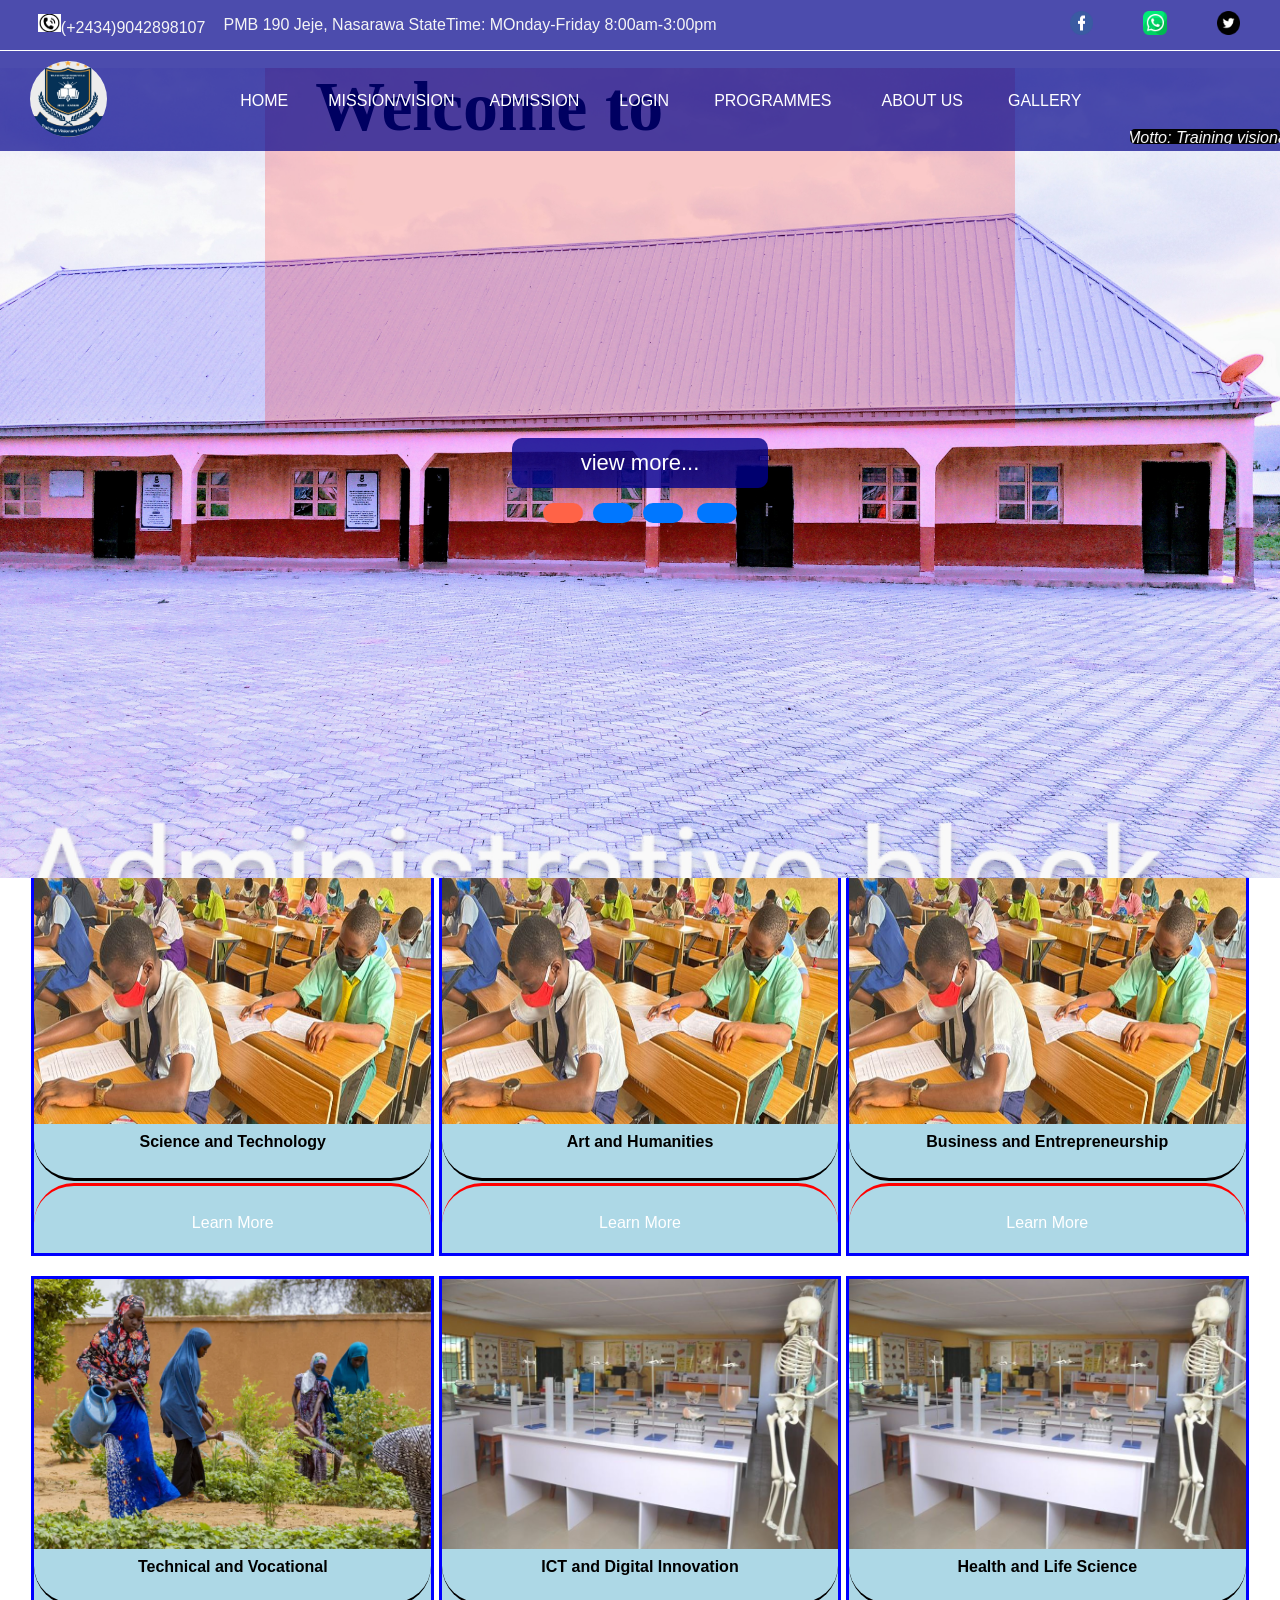
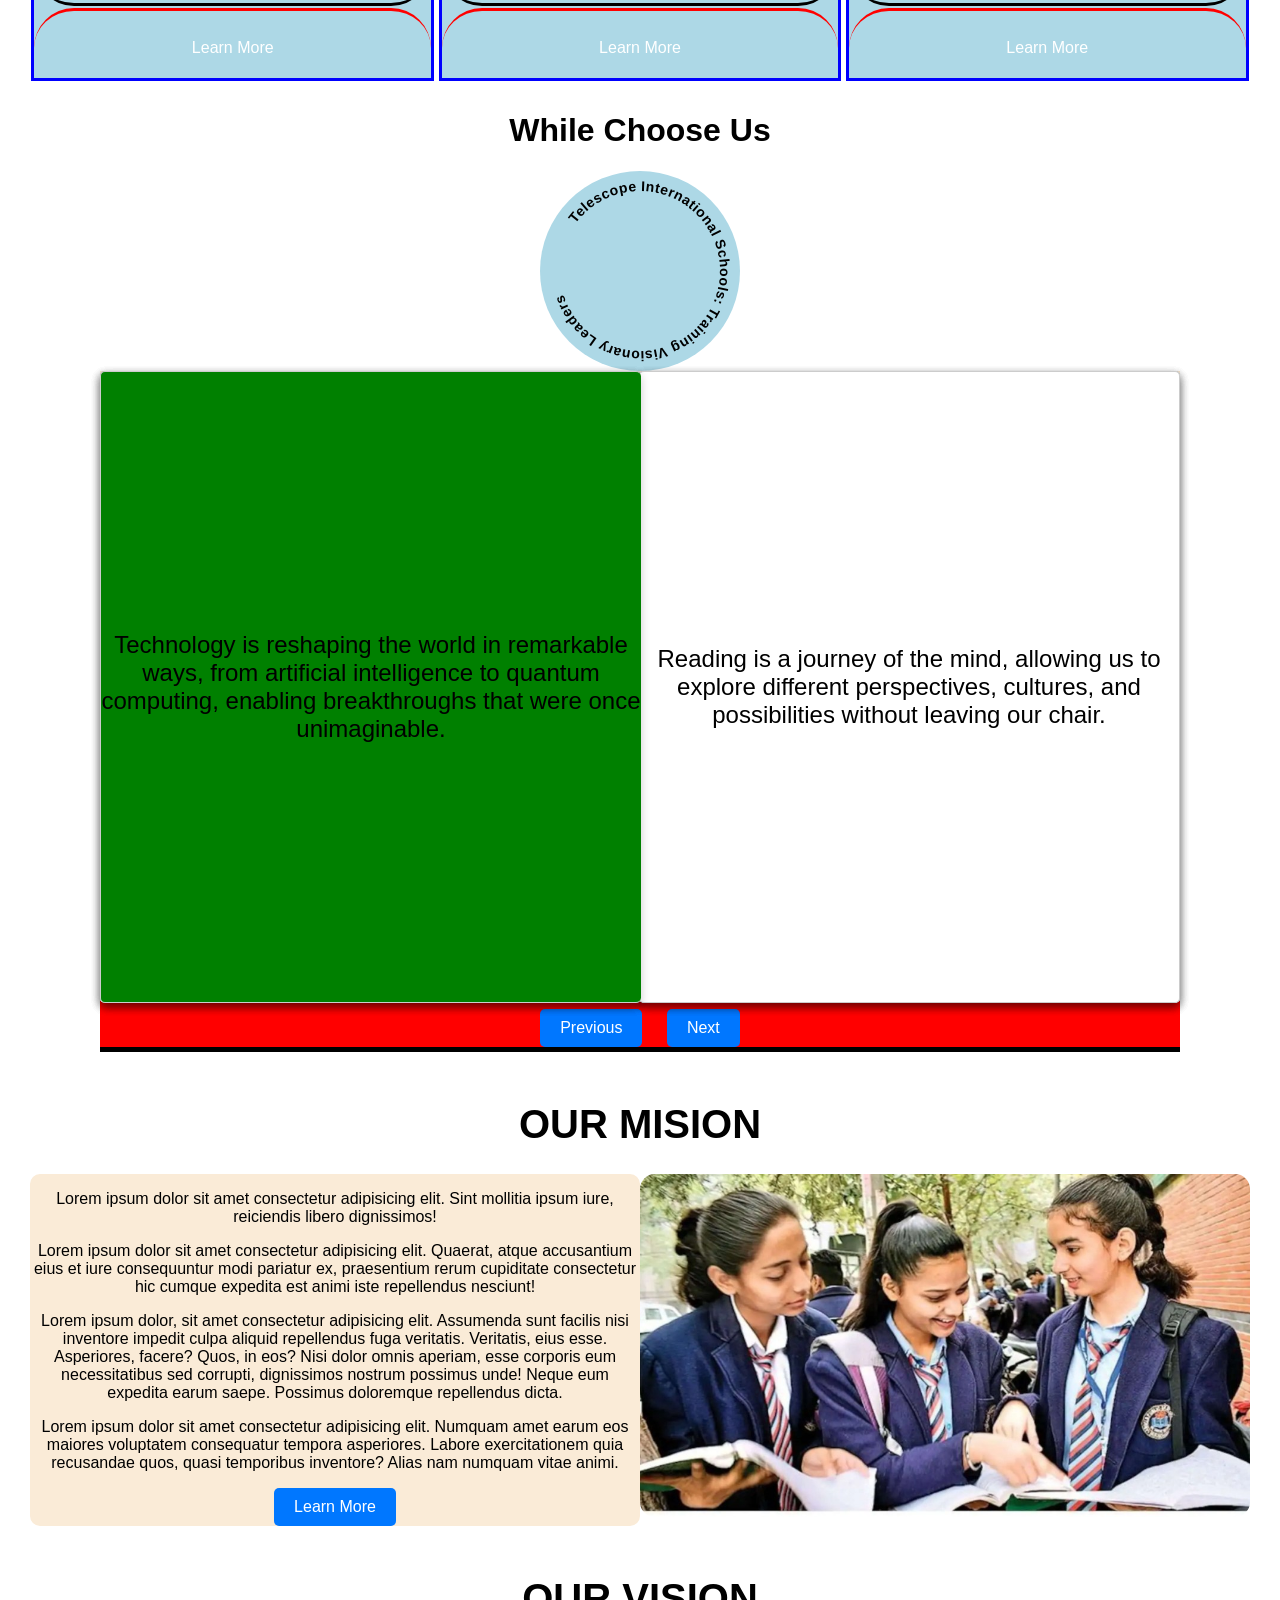
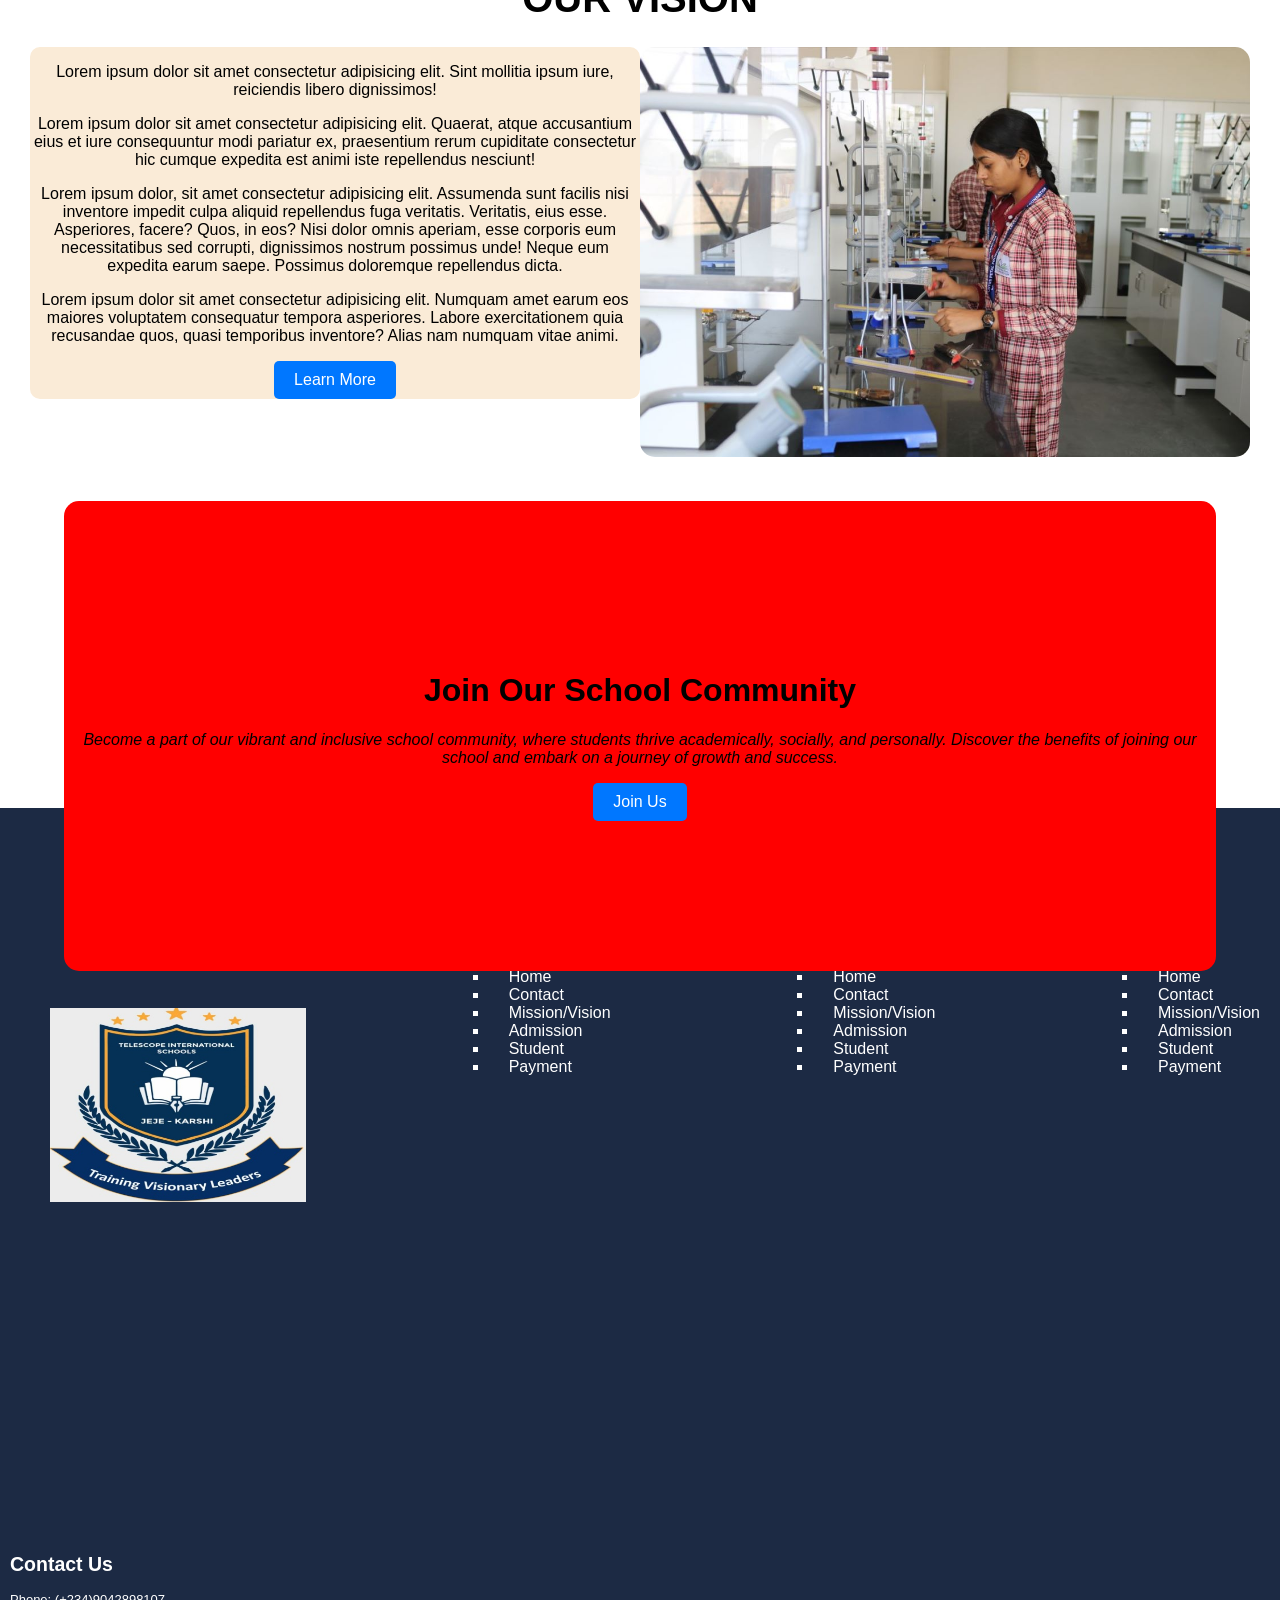
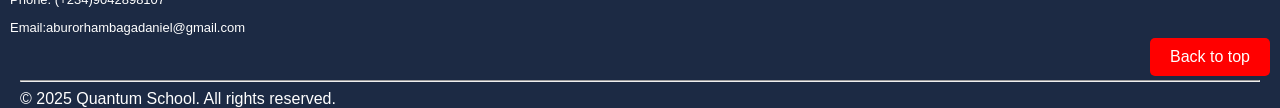
<file: school2.html>
<!DOCTYPE html>
<html lang="en">

<head>
  <meta charset="UTF-8">
  <meta name="viewport" content="width=device-width, initial-scale=1.0">
  <title>Telescope international schools</title>
  <link rel="stylesheet" href="school2.css">
  <link rel="stylesheet" href="bar.css">
</head>

<body>
  <div class="contact">
    <div class="contact-details">
      <div class="call-image"><img src="images/download (1).png" alt="call"></div>(+2434)9042898107
    </div>
    <div class="adress">PMB 190 Jeje, Nasarawa State</div>
    <div class="time">Time: MOnday-Friday 8:00am-3:00pm</div>
    <div class="social-media">
      <a href="https://web.facebook.com/share/p/1BNzeLS2kA/" class="social-icon "> <img title="Facebook"
          src="images/670024.png" alt="Facebook"></a>
      <a href="#" class="social-icon "><img title="WastApp" src="images/2504957.png" alt="watsapp"></a>
      <a href="#" class="social-icon "><img title="Twitter" src="images/3117702.png" alt="twitter"></a>

    </div>

  </div>
  <div class="menu-content side-bar-content">
    <div class="side-menu-content">
      <ul class="head-list">
        <li> <a href="school2.html">Home</a></li>
         <li><button class="scroll-down2">Mission/Vision</button></li>
        <li class = "admission-side-main"> <a href="#"> Admission ▼</a></li>
        <div class = "admission-side"><a href="admission-form.html">Admision form</a>
              <a href="check-admission.html"> Check Admission</a></div>
        <li class = "admission-side-main"> <a href="#"> Login ▼</a> </li>
         <div class = "admission-side"><a href="student-login.html">Student Login</a>
              <a href="staff-login.html"> Staff Login</a></div>
        <li> <a href="#"> Programmes</a></li>
        <li> <a href="staff.html"> About Us</a></li>
        <li class = "admission-side-main"> <a href="#"> Gallery ▼</a></li>
         <div class = "admission-side"><a href="school2-gallery.html">School Gallery</a>
              <a href="staff.html"> Staff Gallery</a>
              <a href="videos.html"> School videos</a>
            </div>
              
      </ul>
    </div>
  </div>


  <div class="head">

    <div class="logo">
      <img class="circular-image" src="images/telescope logo.png" alt="School logo" title="School Logo">
    </div>
    <div class="school-name">
      <div class="menu">
        <ul>
          <li> <a href="school2.html">HOME</a></li>
          <li><button class="scroll-down">MISSION/VISION</button></li>
          <div class="tool-tip-login">
            <li>
              <a href=" "> ADMISSION</a>
            </li>
            <div class="tool-tip">
              <a href="admission-form.html">Admision form</a>
              <a href="check-admission.html"> Check Admission</a>
            </div>
          </div>
          <div class="tool-tip-login">
            <li>
              <a href=" "> LOGIN</a>
            </li>
            <div class="tool-tip">
              <a href="student-login.html">Student Login</a>
              <a href="staff-login.html"> Staff Login</a>
            </div>
          </div>
          <li> <a href="#" class=" programme"> PROGRAMMES</a></li>
          <li> <a href="about-us.html"> ABOUT US</a></li>
          <div class="tool-tip-login">
            <li>
              <a href=" "> GALLERY</a>
            </li>
            <div class="tool-tip">
              <a href="school2-gallery.html">School Gallery</a>
              <a href="staff.html"> Staff Gallery</a>
               <a href="videos.html"> School videos</a>
            </div>
          </div>
        </ul>
      </div>
      <div class="name-container">
        <div class="name">Telescope School's</div>
      </div>
    </div>

    <div class="side-menu-div"><button class="side-menu-button side-bar">&#9776;</button></div>
    <div class="motto">
      <marquee>Motto: Training visionary Leaders</marquee>
    </div>

  </div>
  <div class="image-animation" id="background">
    <div class="display-name text" id="animatedText">Welcome to Telescope<br> International Schools <br> Jeje Karshi
    </div>
    <div><button class="view-more">view more...</button></div>
    <div class="change-background"><button class="button1 color-btn active"></button><button
        class="button2 color-btn"></button><button class="button3 color-btn"></button> <button
        class="button4 color-btn"></button>
    </div>

  </div>



  <div class="sub-body">
    <div class="programs" id = "program">
      <h1 class="program-title">Our Programmes</h1>
    </div>
    <div class="grid">

    </div>
  </div>
  <div class="while">
    <div class="while-content">
      <h1>While Choose Us </h1>
      <div class="wrapper">
        <svg viewBox="0 0 200 200" class="circle">
          <!-- Path to follow -->
          <path id="circlePath" d="M 100,100
             m -75,0
             a 75,75 0 1,1 150,0
             a 75,75 0 1,1 -150,0" fill="none" stroke="none" />

          <!-- Text on path with animation -->
          <text>
            <textPath href="#circlePath" startOffset="0%">
              <tspan dy="-5">Telescope International Schools: Training Visionary Leaders </tspan>
              <animate attributeName="startOffset" from="0%" to="100%" dur="20s" repeatCount="indefinite" />
            </textPath>
          </text>
        </svg>
      </div>
      <div class="reasons">
        <div class="container">
          <div class="book" id="book"> </div>
          <div class="controls">
            <button onclick="prevPage()">Previous</button>
            <button onclick="nextPage()">Next</button>
          </div>
        </div>




      </div>

    </div>
  </div>
  <h1 class="mission-title">OUR MISION</h1>
  <div class="mission-container">
    <div class="mission-content">
      <p>Lorem ipsum dolor sit amet consectetur adipisicing elit. Sint mollitia ipsum iure, reiciendis libero dignissimos!</p>
      <p>Lorem ipsum dolor sit amet consectetur adipisicing elit. Quaerat, atque accusantium eius et iure consequuntur modi pariatur ex, praesentium rerum cupiditate consectetur hic cumque expedita est animi iste repellendus nesciunt!</p>
      <p>Lorem ipsum dolor, sit amet consectetur adipisicing elit. Assumenda sunt facilis nisi inventore impedit culpa aliquid repellendus fuga veritatis. Veritatis, eius esse. Asperiores, facere? Quos, in eos? Nisi dolor omnis aperiam, esse corporis eum necessitatibus sed corrupti, dignissimos nostrum possimus unde! Neque eum expedita earum saepe. Possimus doloremque repellendus dicta.</p>
      <p>Lorem ipsum dolor sit amet consectetur adipisicing elit. Numquam amet earum eos maiores voluptatem consequatur tempora asperiores. Labore exercitationem quia recusandae quos, quasi temporibus inventore? Alias nam numquam vitae animi.</p>
            <div><button>Learn More</button></div>

    </div>


    <div class="mission-image"><img class="mission-picture" loading="lazy"
        src="images/Mission.jpg" alt="Students">
    </div>
  </div>

  <h1 class="mission-title">OUR VISION</h1>
  <div class="mission-container">
    <div class="mission-content">
      <p>Lorem ipsum dolor sit amet consectetur adipisicing elit. Sint mollitia ipsum iure, reiciendis libero dignissimos!</p>
      <p>Lorem ipsum dolor sit amet consectetur adipisicing elit. Quaerat, atque accusantium eius et iure consequuntur modi pariatur ex, praesentium rerum cupiditate consectetur hic cumque expedita est animi iste repellendus nesciunt!</p>
      <p>Lorem ipsum dolor, sit amet consectetur adipisicing elit. Assumenda sunt facilis nisi inventore impedit culpa aliquid repellendus fuga veritatis. Veritatis, eius esse. Asperiores, facere? Quos, in eos? Nisi dolor omnis aperiam, esse corporis eum necessitatibus sed corrupti, dignissimos nostrum possimus unde! Neque eum expedita earum saepe. Possimus doloremque repellendus dicta.</p>
      <p>Lorem ipsum dolor sit amet consectetur adipisicing elit. Numquam amet earum eos maiores voluptatem consequatur tempora asperiores. Labore exercitationem quia recusandae quos, quasi temporibus inventore? Alias nam numquam vitae animi.</p>
      
            <div><button>Learn More</button></div>
    </div>


    <div class="mission-image"><img class="mission-picture" loading="lazy"
        src="images/vision.jpg" alt="Students">
    </div>
  </div>
  <div class="join">
    <h1 class="join-title">Join Our School Community</h1>
    <p class="join-text">Become a part of our vibrant and inclusive school community, where students thrive
      academically,
      socially, and personally. Discover the benefits of joining our school and embark on a journey of growth and
      success.</p>
    <button class="join-button">Join Us</button>
  </div>


  <div class="footer">
    <div class="logo2">
      <img class="circular-image2" src="images/telescope logo.png" alt="School logo" title="School Logo">
    </div>

    <div class="school">
      <ul class="footer-list">
        <li class="footer-item"> <a href="school2.html">Home</a></li>
        <li class="footer-item "> <a href="contact.html"> Contact</a></li>
        <li class="footer-item "> <a href="#">Mission/Vision </a></li>
        <li class="footer-item "> <a href="#"> Admission</a></li>
        <li class="footer-item "> <a href="student-login.html"> Student</a> </li>
        <li class="footer-item "> <a href="#"> Payment</a></li>
      </ul>

    </div>


    <div class="school">
      <ul class="footer-list">
        <li class="footer-item"> <a href="school2.html">Home</a></li>
        <li class="footer-item "> <a href="contact.html"> Contact</a></li>
        <li class="footer-item "> <a href="#">Mission/Vision </a></li>
        <li class="footer-item "> <a href="#"> Admission</a></li>
        <li class="footer-item "> <a href="student-login.html"> Student</a> </li>
        <li class="footer-item "> <a href="#"> Payment</a></li>
      </ul>

    </div>


    <div class="school">
  
      <ul class="footer-list">
        <li class="footer-item"> <a class=href="school2.html">Home</a></li>
        <li class="footer-item "> <a href="contact.html"> Contact</a></li>
        <li class="footer-item "> <a href="#">Mission/Vision </a></li>
        <li class="footer-item "> <a href="#"> Admission</a></li>
        <li class="footer-item "><a href="student-login.html">Student</a></li>

        <li class="footer-item "> <a href="#"> Payment</a></li>
      </ul>

    </div>


    <div class="footer-contact">
      <h2>Contact Us</h2>
      <p>Phone: (+234)9042898107</p>
      <p>Email:aburorhambagadaniel@gmail.com

    </div>
    <div class="to-top"><button class="top-button">Back to top</button></div>
    <div class="rule">
      <hr>&copy; 2025 Quantum School. All rights reserved.
    </div>
  </div>

  <script src="school-script.js"></script>
  <script src="bar.js"></script>
</body>

</html>
</file>
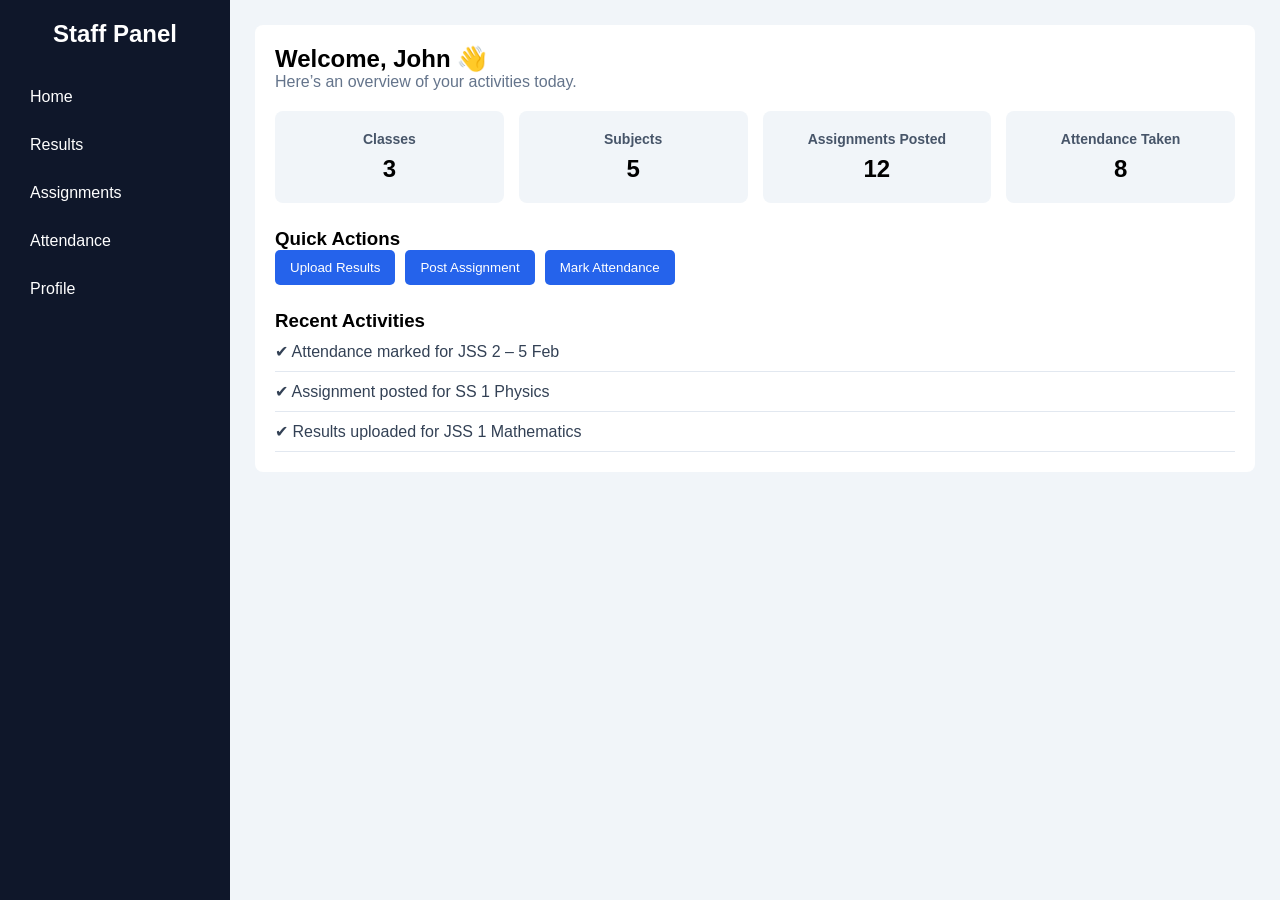
<file: staff-dashboard.html>
<!DOCTYPE html>
<html lang="en">
<head>
    <meta charset="UTF-8">
    <title>Staff Dashboard</title>
    <link rel="stylesheet" href="staff-dashboard.css">
</head>
<body>

<div class="dashboard">
    <!-- Sidebar -->
    <aside class="sidebar">
        <h2>Staff Panel</h2>
         <a class = "home" href="#Home">Home</a>
        <a class = "result" href="#results">Results</a>
        <a class = "assignment" href="#assignments">Assignments</a>
        <a class = "attendance" href="#attendance">Attendance</a>
        <a class = " profile" href="#profile">Profile</a>
       
    </aside>

    <!-- Main Content -->
    <main class="main">

        <div id="staff-home">

    <h2>Welcome, John 👋</h2>
    <p class="subtitle">Here’s an overview of your activities today.</p>

    <!-- Summary Cards -->
    <div class="stats-grid">

        <div class="stat-card">
            <h3>Classes</h3>
            <p>3</p>
        </div>

        <div class="stat-card">
            <h3>Subjects</h3>
            <p>5</p>
        </div>

        <div class="stat-card">
            <h3>Assignments Posted</h3>
            <p>12</p>
        </div>

        <div class="stat-card">
            <h3>Attendance Taken</h3>
            <p>8</p>
        </div>

    </div>

    <!-- Quick Actions -->
    <div class="quick-actions">
        <h3>Quick Actions</h3>

        <div class="actions">
            <button>Upload Results</button>
            <button>Post Assignment</button>
            <button>Mark Attendance</button>
        </div>
    </div>

    <!-- Recent Activities -->
    <div class="recent-activities">
        <h3>Recent Activities</h3>

        <ul>
            <li>✔ Attendance marked for JSS 2 – 5 Feb</li>
            <li>✔ Assignment posted for SS 1 Physics</li>
            <li>✔ Results uploaded for JSS 1 Mathematics</li>
        </ul>
    </div>

</div>


    </main>
</div>

<script src="staffDashboard.js"></script>
</body>
</html>
</file>
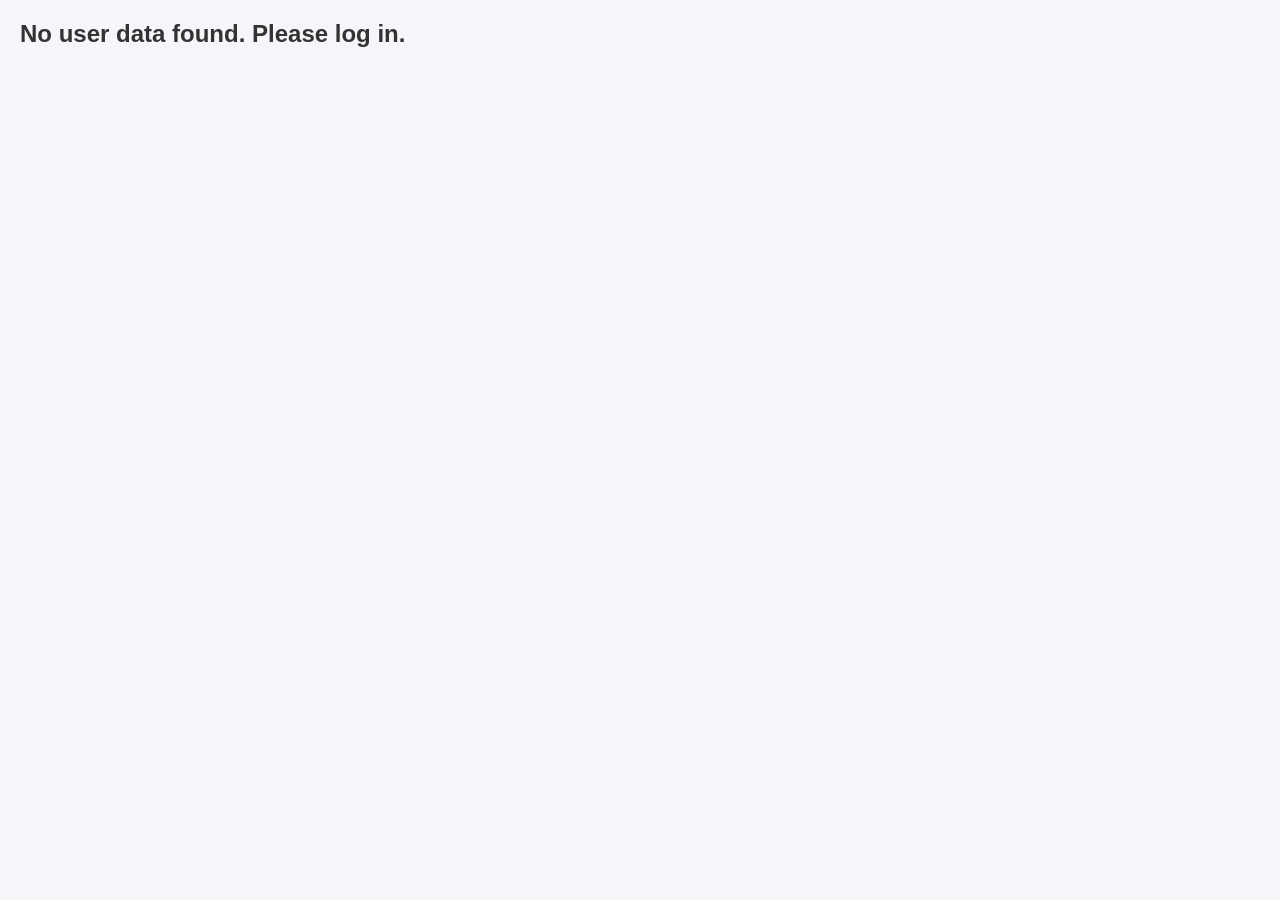
<file: student-dashboard.html>
<!DOCTYPE html>
<html lang="en">
<head>
  <meta charset="UTF-8" />
  <meta name="viewport" content="width=device-width, initial-scale=1.0" />
  <title>Student Dashboard</title>
  <link rel="stylesheet" href="student-dashboard.css" />
</head>
<body>
  <div class="modal">
    <h3>Are you sure you want to log out?</h3>
    <div class="buttons">
      <button class = "yes-button">YES</button>
      <button class = "no-button">NO</button>
    </div>
  </div>
  <div class="sidebar" >
    <div>
      <h2>Dashboard</h2>
      <div class="nav-links">
        <a href="#" class = "result">Results</a>
        <a href="#" class = "assignment">Assignments</a>
        <a href="#" class = "attendance">Attendance</a>
        <a href="#" class = "fees">Fees</a>
        <a href="#" class = "notice">Notices</a>
        <a href="#" class = "profile">Profile</a>
      </div>
    </div>
    <div class="logout">Logout</div>
  </div>

  <div class="main-content">
    <div class="header">
      <div class="profile">
        <img class = "profile-image" src=" " alt="Profile Picture" />
        <div class="profile-info">
          <h3 class="name"></h3>
          <p>Class: <span class="class"></span></p>
          <p>Admission No: <span class="admission-number"></span></p>
        </div>
      </div>
      <h2 class="title">Sections</h2>
    </div>

    <div class="dashboard-sections">
      <div class="card">
        <h4>Results</h4>
        <p>View your academic performance.</p>
      </div>
      <div class="card">
        <h4>Assignments</h4>
        <p>Check and submit your assignments.</p>
      </div>
      <div class="card">
        <h4>Attendance</h4>
        <p>Monitor your attendance record.</p>
      </div>
      <div class="card">
        <h4>Fees</h4>
        <p>View your payment status.</p>
      </div>
      <div class="card">
        <h4>Notices</h4>
        <p>Stay informed with school updates.</p>
      </div>
      <div class="card">
        <h4>Profile</h4>
        <p>Update your personal information.</p>
      </div>
    </div>
  </div>

  <script src="studentDashboard.js"></script>
</body>
</html>
</file>
<file: school2.css>
body {
  background-color: white !important;
  margin: 0;
  scrollbar-color: green;
  font-family: var(--font_family_body);
  font-family: 'Raleway', Helvetica, Arial, Lucida, sans-serif;
}
html{
  scroll-behavior: smooth;
}
.social-media .social-icon{
  height:3%;
  width:3%;
  display:inline-block;
}
.social-media img{
  width:100%;
  height:auto;
}
.call-image{
  height:7%;
  width:7%;
  display:inline-block;
}
.call-image img{
  width:100%;
  height:auto;
}

.adress{
  margin-left:-60px;
}
.contact {
  left: 0;
  right: 0;
  height: 50px;
  background-color: rgba(0, 0, 139, 0.7);
  border-width: 1px;
  top: 0;
  color:whitesmoke;
  z-index: 1000;
  border-bottom-style: solid;
  border-color: white;
  display: flex;
  justify-content: left;
  text-align: center;
  align-items: center;
  font-family: 'Lucida Sans', 'Lucida Sans Regular', 'Lucida Grande', 'Lucida Sans Unicode', Geneva, Verdana, sans-serif;


}

.tool-tip-login{

  height:fit-content;
  position:relative;

}
.tool-tip-login:hover .tool-tip {
  opacity:1;
  visibility:visible;
}

.tool-tip{
  background:red;
  position:absolute;
  text-align:start;
  justify-content:start;
  padding: 2px 10px;
  opacity:0;
  visibility:hidden;
  width:200px;
}
.tool-tip a:hover{
  background:black;
}
.time {
  display: block;
}

.contact-details {
  margin-left:-40px;
}

.social-media {
  position: absolute;
  margin-right: 20px;
  right: 0;
  display: flex;
  gap: 10px;
  align-items: center;
  justify-content:right;
  text-align: center;

}

.join {
  position: relative;
  margin-left: 5%;
  margin-right: 5%;
  height: 50vh;
  background-color: red;
  border-radius: 15px;
  padding: 10px 5px;
  align-content: center;
  text-align: center;
  margin-top: 40px;
  margin-bottom: -20vh;
  z-index: 500;
}

.join-text {
  font-style: italic;
}

.head {
  background-color: rgba(0, 0, 139, 0.7);
  left: 0;
  right: 0;
  color: white;
  display: flex;
  flex-shrink: 1;
  justify-content: space-between;
  align-items: center;
  align-content: center;
  text-align: center;
  height: 100px;
  top: 0;
  z-index: 999;
  position: sticky;
  transition: all 0.3s ease;
  /* smooth shrinking */
}

.head.shrink {
  padding: 8px 20px;
  /* reduced padding */
  background: #222;
  /* slightly darker */
  top: 0;
  height: 57px;
}

img {
  max-width: 100%;
  height: auto;
}

.circular-image {
  border-radius: 30vw;
  overflow: hidden;
  width: 6vw;
  height: 6vw;
  margin-left: 30px;
  transition: font-size 0.3s ease;

}

.head.shrink .circular-image {
  width: 4.5vw;
  height: 4.5vw;
  margin-top: 8px;

}

.head.shrink .motto {
  margin-top: 10px;
  background:white;
  color:black;
  padding:5px;
}


.image-animation {
  z-index: 10;
  height: 90vh;
  width: 100%;
  /*animation: image-animation 80s infinite;*/
  left: 0;
  right: 0;
  top: 68px;
  position: absolute;
  background-image: url('images/Admistrative block.jpg');
  background-size: cover;
  background-position: center;
  text-align: center;
  justify-content: center;


}

.change-background {
  margin-top: 10px;
}

.motto {
  display: flex;
  width: 150px;
  height: 15px;
  margin-top: 70px;
  background-color: #000;
  display: absolute;
  border-style: none;
  font-style: italic;
  font-size: medium;
  border-radius: 5px;
  margin-right: 0;

}

.footer {
  height: 100vh;
  display: flex;
  margin-top: 17.5px;
  background-color: rgb(28, 42, 68);
  color: white;
  position: absolute;
  left: 0;
  right: 0;
  justify-content: space-between;
}



.circular-image2 {
  width: 100%;
  height: auto;
}

.logo2 {

  height: 40vh;
  width: 20%;
  margin-top: 200px;
  margin-left: 50px;
  display: inline-block;
}

.school {

  width: fit-content;
  height: fit-content;
  margin-top: 160px;

}

.footer-list {
  position: relative;
  display: block;
  flex: 1 1 auto;
  margin: 0;
  padding: 0;
  list-style: square;
}

.footer-item a:hover {
  background: white;
  color: black;
}

.footer-contact {
  position: absolute;
  bottom: 60px;
  left: 10px;
  right: 10px;
  font-size: small;

}

.footer-item:hover {
  background-color: transparent;
  border: none;

}

.to-top {
  left: 0;
  right: 0;
  bottom: 32px;
  position: absolute;
  text-align: right;

}

.top-button {
  background: red;
}

.rule {
  position: absolute;
  bottom: 0;
  left: 20px;
  right: 20px;
}

ul {
  position: fixed;
  left: 0;
  width: 100%;
  z-index: 100;
  list-style: none;
  display: flex;
  align-items: center;
  flex-wrap: wrap;
  position: relative;
  color: white;
  justify-content: center;
  flex-wrap: nowrap;

}

ul li {
  margin: 0 auto;
  padding: 10px auto;
  flex: 1 1 auto;
  gap: 2px !important;

}

ul li:hover {
  background-color: #000;
  border-bottom: solid;
}

a {
  display: block;
  text-decoration: none;
  padding: 0 20px;
  font-family: Arial;
  color: white;
  font-family: 'Raleway', Helvetica, Arial, Lucida, sans-serif;
}

/*
@media (min-width:500px){
  .menu{
    margin-left:500px;
  }
}
  */
.sub-body {
  margin-top: 550px;
  position: relative;
  align-items: center;
  align-self: center;
  justify-content: center;
  display: grid;
  grid-column: 3;
  grid-template-columns: 2;
  column-gap: 10px;


}

.items {
  width: 31%;
  position:relative;
  display: inline-block;
  background-color: lightblue;
  margin: 10px auto;
  border-style: solid;
  border-color: blue;

}

/* When hovering over .hover-div, target the sibling .change-div */

.program-image{
  width:1500px;
  height:270px;
}
.grid-display-item1 {
  width:100%;
  height: 15vw;
  display: inline-block;
  object-fit: cover;
  margin-top: 0;
}



.grid-display-item2 {
  width: 100%;
  height: 5vh;
  margin-top: 5px;
  text-align: center;
  font-weight:bold;
  border-bottom-left-radius: 40px;
  border-bottom-right-radius: 40px;
  border-bottom-style: solid;
}

.grid-display-item2:hover {
  background-color: red;
}

.text {
  text-align: center;
  font-size:10px;
  
}


.grid-button {
  position: relative;
  border-top-style: solid;
  width: 100%;
  height: 8vh;
  margin-left: 0;
  padding-bottom: 5px;
  align-items: center;
  top: 2px;
  border-top-left-radius: 40px;
  border-top-right-radius: 40px;
  background-color: transparent;

  color: red;

}

.grid-button:hover {
  background-color: blue;
}


.items:hover .grid-button {
  background-color: blue;
  color: white;
}

.items:hover .grid-display-item2 {
  background-color: red;
  color: white;
}


.menu {
  left: 10%;
  right: 2%;

}

.grid {
  position: relative;
  z-index: 1;
  text-align: center;
  margin-top: 10px;

}

.next {
  margin-top: 200px;
  margin-left: 1164px;
  position: absolute;
}

.previous {
  margin-top: 200px;
  position: absolute;
}

.image-click {
  position: absolute;
  width: 1000px;
}

.side-menu-div {
  position: absolute;
  display: flex;
  height: 25px;
  display: none;
  right: 2%;
  float: right;
  padding: 6px 5px;
  border: 1px solid transparent;
  border-radius: 4px;
  background-color: blue;
  text-align: center;
  margin-right: 7px;
}

.side-menu-div:hover {
  cursor: pointer;
  border: 1px solid white;

}

.side-menu-button {
  background-color: blue;
  border: none;
  font-family: 'Lucida Sans', 'Lucida Sans Regular', 'Lucida Grande', 'Lucida Sans Unicode', Geneva, Verdana, sans-serif;
  color: white;
  width: 48px;
  height: 25px;
  margin-left: -3px;
  font-weight: bold;
  margin-top:-5px;
  transition: left 0.3s ease;
}

.menu-content {
  background-color: rgb(149, 0, 255);
  width: 250px;
  height: 100vh;
  position: fixed;
  top: 78px;
  left: 0;
  z-index: 1050;
  display: none;

}



.display-name {
  margin-left: 250px;
  margin-right: 250px;
  font-family: serif;
  color: black;
  line-height: 1.1;
  font-weight: 600;
  max-width: 750px;
  height: 40vh;
  font-size: 70px;
  width: 100%;
  margin-left: auto;
  margin-right: auto;
  background-color: rgba(250, 0, 0, 0.2);
}

.view-more {
  border-radius: 10px;
  padding: 5px 10px;
  background-color: rgba(0, 0, 139, 0.8);
  color: white;
  cursor: pointer;
  height: 50px;
  width: 20%;
  font-size: 22px;
  margin-top: 10px;
}

.view-more:hover {
  background-color: transparent;
  border-style: solid;
  color: black;
  background-color: antiquewhite;

}

.button1,
.button2,
.button3,
.button4 {
  border-radius: 50px;
  cursor: pointer;
  margin: 5px;
  width: 6px;
  font-size: xx-small;
  text-align: center;


}

.name-container {
  font-family: 'Lucida Sans', 'Lucida Sans Regular', 'Lucida Grande', 'Lucida Sans Unicode', Geneva, Verdana, sans-serif;
  font-size: 25px;
  font-weight: bold;
  margin-left: 15%;
  display: flex;
  flex-direction: row;
  align-items: center;
  justify-content: center;
  display: none;
  margin: 0;
  width: fit-content;

}

.text span {
  opacity: 0;
  display: inline-flexbox;
}

.text span.show {
  opacity: 1;
  animation: bounceLoop 1s ease-in-out infinite;
}

.color-btn {

  transition: background 0.3s ease;
}

.color-btn.active {
  background: #ff6347;
  /* highlighted color when active */
  color: white;
}

.programs {
  width: 100%;
  left: 0;
  right: 0;
  margin-top:50px;
  position: relative;
}

.program-title {
  text-align: center;
}

.while {
  text-align: center;
  background-color: transparent;
}

.while-content {
  margin-top: 10px;
}

.reasons {
  height:fit-content;
  background-color: transparent;
  margin-left: 30px;
  margin-right: 30px;

}


.wrapper {
  width: 200px;
  height: 200px;
  margin-left: auto;
  margin-right: auto;
  background: lightblue;
  border-radius: 50%;
  display: flex;
  align-items: center;
  justify-content: center;
  overflow: visible;
}

text {
  font-size: 14px;
  font-weight: bold;
  fill: black;
}


.container {
  text-align: center;
  background-color: red;
  border-bottom-style: solid;
  border-width: 5px;
  margin-left: 70px;
  margin-right: 70px;
}

.book {
  width: 100%;
  height: 70vh;
  perspective: 1500px;
  position: relative;
  margin: auto;
  background-color: antiquewhite;
  align-content: center;
}

.page {
  width: 50%;
  height: 100%;
  background: white;
  position: absolute;
  top: 0;
  border: 1px solid #ccc;
  border-radius: 5px;
  box-shadow: 0 4px 10px rgba(0, 0, 0, 0.2);
  display: flex;
  justify-content: center;
  align-items: center;
  font-size: 24px;
  backface-visibility: hidden;
  transform-style: preserve-3d;
  transition: transform 1s ease-in-out;
}

.left {
  left: 0;
  border-right: none;
  z-index: 2;
  background-color: green;
}

.right {
  right: 0;
  border-left: none;
  transform-origin: left center;
  z-index: 2;
}

.right.flipped {
  transform: rotateY(-180deg);
  z-index: 0;
  /* move to back after flipping */
  background-color: green;
  color: white;
}

.controls {
  margin-top: 8px;
}

button {
  padding: 10px 20px;
  margin: 0 10px;
  border: none;
  border-radius: 5px;
  background: #0077ff;
  color: white;
  cursor: pointer;
  font-size: 16px;
}


.mission-title {
  text-align: center;
  left: 0;
  right: 0;
  margin-top: 50px;
  font-size: 40px;
  font-weight: bold;
}

.mission-container {
  margin-left: 30px;
  margin-right: 30px;
  height: fit-content;
  text-align: center;
  display: flex;
}

.mission-list {
  text-align: left;
  margin-top: 20px;
  text-decoration: none;
  font-size: 20px;
  list-style-type: none;
  background-color: transparent;
  font-style: italic;


}

.mission-list:hover {
  background: transparent !important;
  cursor: default;
}

.list {
  color: black;
}

.list:hover {
  color: none;
  border-bottom: transparent;
  background-color: transparent;

}

.mission-content {
  height:fit-content;
  width: 50%;
  background-color: antiquewhite;
  border-radius: 10px;

}

.mission-image {
  width: 50%;
  height: auto;
}

.mission-picture {
  width: 100%;
  height: auto;
  border-radius: 15px;

}

.mission-list .list {
  opacity: 0;
  /* hidden before typing */
  white-space: pre-line;
  /* keeps line breaks */
}

@keyframes bounceLoop {
  0% {
    transform: translateY(0);
  }

  25% {
    transform: translateY(-10);
    /* move up */
  }

  50% {
    transform: translateY(0);
    /* back to center */
  }

  75% {
    transform: translateY(10px);
    /* move down */
  }

  100% {
    transform: translateY(0);
    /* back to center */
  }
}


/*
@keyframes image-animation {
  0% {
    background-image: url('Admistrative block.jpg');
  }

  30% {
    background-image: url('Quantum logo.png');
  }

  50% {
    background-image: url('IMG_20240526_180109_087 (1) (1)@249234736.jpg');
  }

  60% {
    background-image: url('IMG_20240526_180029_262 (1) (1)@1351912044.jpg');
  }

  80% {
    background-image: url('IMG_20240526_182541_497 (5)@1394047752.jpg');
  }

  100% {
    background-image: url('IMG_20240526_180540_199 (1) (1)@333951753.jpg');
  }
}
  */

li .scroll-down{
  background-color:transparent;
  padding:0;
}


@media (min-width: 1500px) {
  .contact{
  margin-top:5px;
  }
  .head.shrink .circular-image {
    margin-top:8px;
  }
  .head.shrink{
    height:67px;
  }
  .head ul{
    font-size:22px;

  }
  .head button{
    font-size:21px;
  }
  .mission-container{
    height:fit-content;
  }
  .mission-content{
    height:fit-content;
  }
  .school ul {
    font-size:20px;
  }
}

@media (max-width:1250px){

.head.shrink .school-name{
  margin-right:150px;
  font-size:14px;
  gap: 0.1em;
}
.head.shrink .button{
  font-size:10px;

}
@media (max-width: 1000px) {
  .items{

width:45%;
  }
  
  .motto {
    display: none;
  }
  .adress{
    display:none;
  }
  .time{
    display:none;
  }

  .mission-container {
    display: grid;
    text-align: center;
  }

  .mission-content {
    width: 100%;
  }

  .mission-image {
    width: 100%;
  }

  .menu {
    display: none;
  }

  .head {
    height: 50px;
    margin-top:-3px;
    background-color: rgba(0, 0, 139, 0.7);
  }

  .side-menu-div {
    position: absolute;
    display: flex;
    right:2%;
    width:7%;

    
  }
  .side-menu-button{
    position:relative;
    width:7%;
   height: 25px;
    font-size:small;
  }

  ul {
    left: -70px;
    list-style: none;
    flex-wrap: wrap;
    color: white;
    flex-direction: column;
    list-style-position: inside;
  padding-left: 0;
  text-align:left !important;
  gap: 0.5em;
   
  }
  ul li{
    margin-left:60px;
  }
  ul li:hover {
  background-color:transparent !important;
  
}
.scroll-down2{
  margin-left:-2px;
  border:none;
  background:transparent;
  height:5px;
  margin-top:-10px;
}
.admission-side{
  margin-left:50px;
  font-size:14px;
  display:none;
}

.admission-side a:hover{
  background-color: black;
}



  .image-animation {
    margin-top: -40px;
  }


  .circular-image {
    width: 4.5vw;
    height: 4.5vw;
  }

  .head.shrink .circular-image {
    width: 6vw;
    height: 6vw;
  }

  .name-container {
    display: inline;
    font-size: 30px;
    left:9%;
    right: 0;
    top:5px;
    position: absolute;
  }

  .head.shrink .name-container {
    left:14%;
    top:13px;
    
  }

  .contact {
    height: fit-content;
    padding: 5px;
    font-size: 15px;
  }
  .circular-image2{
    margin-top:130px;
  }

  .name {

    left:0;
    position:relative;
  }
  .side-menu-buttonn{
    left:-10px;
  }

}

@media (max-width:750px){
  .view-more{
    background:red;
  }
  .display-name{
    font-size:55px;
    margin-top:10px;
  }
  
}
@media (max-width:618px) {
  .display-name {
    font-size: 50px;
  }
  .name-container{
    margin-left:5px;
    margin-top:5px;
  }
.head.shrink .name-container {
    left:18%;
    
  }
  .side-menu-div{
    margin-right:0px;
    overflow: hidden;
  }
  .side-menu-button{
    margin-left:-20px;
  }
  .display-name{
    font-size:35px;
    margin-top:50px;
  }

  .contact{
    height:20px;
    font-size:10px;

  }

  .head{
    margin-top:-2px;
  }

  .view-more {
    font-size: 12px;
    padding: 5px 5px;
    height: 30px;
    width: 25%;
    position:relative;
    top:-100px;
  }
.change-background{
  margin-top:-70px;

}
  .name-container {
    font-size: 23px;
  }

  .circular-image {
    width: 8vw;
    height: 8vw;
    margin-top: 4px;
    margin-left: 3px;

  }

  .head.shrink .circular-image {
    width: 8vw;
    height: 8vw;
  }

  .head.shrink .name-container {
    margin-left: -34px;

  }

  .head.shrink .circular-image {
    margin-left: -14px;
    height: 10vw;
    width: 10vw;

  }

  .image-animation {
    height: 75vh;
  }

  .sub-body {
    margin-top: 350px;
  }

  .reasons {
  margin-left: 0;
  margin-right:0;
}
.logo2{
  opacity:0;
}

.container{
  margin-left:1%;
  margin-right:1%;
  background-color: green;
}

.items {
  width: 80%;
  display: inline-block;
  height: fit-content;
  background-color: lightblue;
  margin: 10px auto;
  border-style: solid;
  border-color: blue;

}

.programs{
  margin-top:50px;
}

}


@media (max-width:480px) and (min-width:431px){
  
  .image-animation {
    height: 50vh;
  }
  .programs{
    margin-top:160px;
  }
  .display-name{
    height:25vh;
}
.mission-content {
  height: fit-content;
}
.footer{
height:fit-content;
  }
  .footer{
    font-size:13px;

  }


  .join {
  height: 50vh;
  margin-top: 40px;
  margin-bottom: -15vh;
}
.contact{
  background:red !important;
}
}

@media (max-width:675px){

    .school{
      font-size:13px;
      margin-left:-70px;
    }
  .school ul{
    margin-left:-10px;
    padding-right:20px;
  }
  
  
}

@media (max-width:430px) and (min-width:361px){
  
  .logo2{
  margin-left:-60px;
  }
  
  .head.shrink .name-container {
    margin-left: 0;
  }
  .image-animation{
    height:62vh;
  }

  .head.shrink .circular-image {
    margin-left: -14px;
    height: 10vw;
    width: 15vw;
  }
  .side-menu-div{
   padding-right:18px;
  }
  .programs{
    margin-top:190px;
  }

  .view-more {
    font-size: 12px;
    padding: 5px 5px;
    height: 30px;
    width: 25%;
    position:relative;
    top:-150px;
  }
  .school{
    font-size:13px;
    justify-content: center;
  }
  .rule{
    padding-bottom:14px;
  }
  .footer{
height:fit-content;
  }
  .footer-list{
    left:0;
    justify-content: center;
  }
  .to-top{
    top:400px;
  }
}

@media (max-width:361px){
  .school{
    font-size:10px;
    margin-top:190px;
    margin-left:-20px;
    margin-right:40px;
  }
  .school li{
    list-style:none;
  
  }
  .school ul{

    margin-left:-15px;
  }
  .footer{
    height:70vh;
  }
  .programs{
    margin-top:220px;
  }
}
</file>
<file: bar.css>
body{
    background-color:blanchedalmond;
    margin:0;
}
.head-menu{
    background-color:black;
    color:white;
    padding:10px;
    font-family: serif;
    font-weight:bold;
    font-size: 40px;
    text-transform: uppercase;
    text-align:center;
}
.content{
    background-color:rgba(0,152,255,0.7);
    width:20%;
    color:white;
    height:400px;
    opacity:0;
    height:100vh;
}
.menu-button{
    width:50px;
    height:30px;
    padding: 3px;
    background-color:#f00;
    cursor:pointer;
    position:absolute;
    right:0;
    margin-right:-330px;
    margin-top:-45px;
}
</file>
<file: staff-dashboard.css>
* {
    margin: 0;
    padding: 0;
    box-sizing: border-box;
    font-family: Arial, sans-serif;
}

body {
    background: #f1f5f9;
    height: 100vh;
    overflow: hidden; /* Prevent body scroll */
}

/* Layout */
.dashboard {
    display: flex;
}

/* ===== SIDEBAR (FIXED, NO SCROLL) ===== */
.sidebar {
    position: fixed;
    top: 0;
    left: 0;
    width: 230px;
    height: 100vh;
    background: #0f172a;
    color: #fff;
    padding: 20px;
}

.sidebar h2 {
    margin-bottom: 30px;
    text-align: center;
}

.sidebar a {
    display: block;
    color: #fff;
    text-decoration: none;
    padding: 10px;
    margin-bottom: 10px;
    border-radius: 5px;
}

.sidebar a:hover {
    background: #1e293b;
}

/* ===== MAIN CONTENT (SCROLLS) ===== */
.main {
    margin-left: 230px; /* same as sidebar width */
    padding: 25px;
    height: 100vh;
    overflow-y: auto; /* only main scrolls */
    width:100%;
}

/* Header */
.header {
    background: #fff;
    padding: 20px;
    border-radius: 8px;
    margin-bottom: 25px;
}

/* Cards */
.card {
    background: #fff;
    padding: 20px;
    border-radius: 8px;
    margin-bottom: 25px;
}

.card h3 {
    margin-bottom: 15px;
}

/* Steps */
.step {
    margin-bottom: 15px;
}

.step label {
    display: block;
    margin-bottom: 5px;
    font-weight: bold;
}

/* Forms */
.grid {
    display: grid;
    grid-template-columns: repeat(auto-fit, minmax(200px, 1fr));
    gap: 15px;
}

input,
select,
textarea {
    padding: 10px;
    border-radius: 5px;
    border: 1px solid #cbd5e1;
    width: 100%;
}

textarea {
    grid-column: span 2;
    min-height: 80px;
}

/* Attendance */
.student-list {
    margin-top: 15px;
}

.student-card {
    display: flex;
    justify-content: space-between;
    align-items: center;
    padding: 10px;
    border: 1px solid #e2e8f0;
    border-radius: 5px;
    margin-bottom: 10px;
}

/* Buttons */
button {
    padding: 10px;
    background: #2563eb;
    color: #fff;
    border: none;
    border-radius: 5px;
    cursor: pointer;
}

button:hover {
    background: #1d4ed8;
}

.save-btn {
    margin-top: 10px;
}

small {
    display: block;
    margin-top: 10px;
    color: #64748b;
}

#result-view {
    background: #fff;
    padding: 20px;
    border-radius: 8px;
}

#result-view h2 {
    margin-bottom: 10px;
}

#result-view p {
    margin-bottom: 20px;
    color: #64748b;
}

/* Steps */
#result-view .step {
    margin-bottom: 15px;
}

#result-view .step label {
    display: block;
    font-weight: bold;
    margin-bottom: 5px;
}

#result-view select,
#result-view input {
    width: 100%;
    padding: 10px;
    border: 1px solid #cbd5e1;
    border-radius: 5px;
}

/* Form Grid */
#result-view .grid {
    display: grid;
    grid-template-columns: repeat(auto-fit, minmax(200px, 1fr));
    gap: 15px;
    margin-top: 15px;
}

/* Readonly fields */
#result-view input[readonly] {
    background: #f1f5f9;
    color: #64748b;
}

/* Button */
#result-view button {
    padding: 10px 15px;
    background: #2563eb;
    color: #fff;
    border: none;
    border-radius: 5px;
    cursor: pointer;
}

#result-view button:hover {
    background: #1d4ed8;
}

/* Small text */
#result-view small {
    display: block;
    margin-top: 10px;
    color: #64748b;
}

/*assignment/

#assignment-view {
    background: #fff;
    padding: 20px;
    border-radius: 8px;
}

#assignment-view h2 {
    margin-bottom: 10px;
}

#assignment-view p {
    margin-bottom: 20px;
    color: #64748b;
}

/* Steps */
#assignment-view .step {
    margin-bottom: 15px;
}

#assignment-view .step label {
    display: block;
    font-weight: bold;
    margin-bottom: 5px;
}

#assignment-view select,
#assignment-view input,
#assignment-view textarea {
    width: 100%;
    padding: 10px;
    border: 1px solid #cbd5e1;
    border-radius: 5px;
}

/* Textarea larger */
#assignment-view textarea {
    min-height: 100px;
    resize: vertical;
}

/* Button */
#assignment-view button {
    margin-top: 10px;
    padding: 10px 15px;
    background: #2563eb;
    color: #fff;
    border: none;
    border-radius: 5px;
    cursor: pointer;
}

#assignment-view button:hover {
    background: #1d4ed8;
}

/* Small text */
#assignment-view small {
    display: block;
    margin-top: 10px;
    color: #64748b;
}

/*attendance*/

#attendance-view {
    background: #fff;
    padding: 20px;
    border-radius: 8px;
}

#attendance-view h2 {
    margin-bottom: 10px;
}

#attendance-view p {
    margin-bottom: 20px;
    color: #64748b;
}

/* Steps */
#attendance-view .step {
    margin-bottom: 15px;
}

#attendance-view .step label {
    display: block;
    font-weight: bold;
    margin-bottom: 5px;
}

#attendance-view select,
#attendance-view input {
    width: 100%;
    padding: 10px;
    border-radius: 5px;
    border: 1px solid #cbd5e1;
}

/* Student List as UL */
.student-list-ul {
    list-style: none;
    padding: 0;
    margin-top: 20px;
}

/* Each student row */
.student-item {
    display: flex;
    align-items: center;
    justify-content: space-between;
    padding: 12px 10px;
    border: 1px solid #e2e8f0;
    border-radius: 5px;
    margin-bottom: 10px;
    background: #f9fafb;
}

/* Student name takes most space */
.student-item .student-name {
    flex: 3;
    font-weight: 500;
}

/* Present/Absent dropdown smaller */
.student-item .attendance-status {
    width: 50% !important;
    padding: 5px;
    border-radius: 5px;
    background:antiquewhite;
}

/* Button */
#attendance-view button {
    padding: 10px 15px;
    background: #2563eb;
    color: #fff;
    border: none;
    border-radius: 5px;
    cursor: pointer;
    margin-top: 10px;
}

#attendance-view button:hover {
    background: #1d4ed8;
}

/* Small text */
#attendance-view small {
    display: block;
    margin-top: 10px;
    color: #64748b;
}
.student-name {
    width:70% !important;
}

/*profile*/
#profile-view {
    background: #fff;
    padding: 20px;
    border-radius: 8px;
}

/* Header */
.profile-header {
    display: flex;
    align-items: center;
    gap: 15px;
    margin-bottom: 20px;
}

/* Profile Image */
.profile-img {
    width: 90px;
    height: 90px;
    border-radius: 50%;
    object-fit: cover;
    border: 3px solid #2563eb;
}

/* Name & Role */
.profile-basic h3 {
    margin: 0;
    font-size: 18px;
}

.profile-basic span {
    color: #64748b;
    font-size: 14px;
}

/* Card */
.profile-card {
    border: 1px solid #e2e8f0;
    border-radius: 8px;
    overflow: hidden;
}

/* Rows */
.profile-row {
    display: flex;
    justify-content: space-between;
    padding: 12px 15px;
    border-bottom: 1px solid #e2e8f0;
}

.profile-row:last-child {
    border-bottom: none;
}

/* Labels */
.profile-row .label {
    font-weight: bold;
    color: #475569;
}

/* Button */
.edit-profile-btn {
    margin-top: 15px;
    padding: 10px 15px;
    background: #2563eb;
    color: #fff;
    border: none;
    border-radius: 5px;
    cursor: pointer;
}

.edit-profile-btn:hover {
    background: #1d4ed8;
}

/*main*/
#staff-home {
    background: #fff;
    padding: 20px;
    border-radius: 8px;
}

.subtitle {
    color: #64748b;
    margin-bottom: 20px;
}

/* Stats */
.stats-grid {
    display: grid;
    grid-template-columns: repeat(auto-fit, minmax(150px, 1fr));
    gap: 15px;
    margin-bottom: 25px;
}

.stat-card {
    background: #f1f5f9;
    padding: 20px;
    border-radius: 8px;
    text-align: center;
}

.stat-card h3 {
    font-size: 14px;
    color: #475569;
    margin-bottom: 8px;
}

.stat-card p {
    font-size: 24px;
    font-weight: bold;
}

/* Quick Actions */
.quick-actions {
    margin-bottom: 25px;
}

.actions {
    display: flex;
    gap: 10px;
    flex-wrap: wrap;
}

.actions button {
    padding: 10px 15px;
    border: none;
    background: #2563eb;
    color: #fff;
    border-radius: 5px;
    cursor: pointer;
}

.actions button:hover {
    background: #1d4ed8;
}

/* Recent */
.recent-activities ul {
    list-style: none;
    padding-left: 0;
}

.recent-activities li {
    padding: 10px 0;
    border-bottom: 1px solid #e2e8f0;
    color: #334155;
}
</file>
<file: student-dashboard.css>
body {
  display: flex;
  min-height: 100vh;
  background: #f4f6fb;
  color: #333;
}

/* Sidebar */
.sidebar {
  width: 250px;
  background: linear-gradient(180deg, #3498db, #2a73c2);
  color: #fff;
  padding: 20px;
  display: flex;
  flex-direction: column;
  justify-content: space-between;
  position: fixed;
  height: 100%;
}

.sidebar h2 {
  text-align: center;
  margin-bottom: 30px;
  font-size: 1.5rem;
  letter-spacing: 1px;
}

.nav-links {
  display: flex;
  flex-direction: column;
  gap: 15px;
}

.nav-links a {
  text-decoration: none;
  color: #fff;
  background: rgba(255, 255, 255, 0.1);
  padding: 12px;
  border-radius: 8px;
  transition: background 0.3s;
}

.nav-links a:hover {
  background: rgba(255, 255, 255, 0.25);
}

/* Main Content */
.main-content {
  margin-left: 250px;
  padding: 20px;
  flex: 1;
  display: flex;
  flex-direction: column;
  gap: 20px;
  background:antiquewhite;
}

/* Header */
.header {
  display: flex;
  align-items: center;
  justify-content: space-between;
  background: #fff;
  padding: 15px 25px;
  border-radius: 12px;
  box-shadow: 0 2px 5px rgba(0, 0, 0, 0.1);
}

.profile {
  
  align-items: center;
  gap: 15px;
  flex-direction:column;
}

.profile img {
  width: 60px;
  height: 60px;
  border-radius: 50%;
  border: 2px solid #3498db;
}

.profile-info h3 {
  font-size: 1.1rem;
  margin-bottom: 5px;
}

.profile-info p {
  font-size: 0.9rem;
  color: #555;
}

/* Dashboard sections */
.dashboard-sections {
  display: grid;
  grid-template-columns: repeat(auto-fit, minmax(220px, 1fr));
  gap: 20px;
}

.card {
  background: #fff;
  border-radius: 12px;
  padding: 20px;
  text-align: center;
  box-shadow: 0 2px 6px rgba(0, 0, 0, 0.1);
  transition: transform 0.3s;
}

.card:hover {
  transform: translateY(-5px);
}

.card h4 {
  color: #2a73c2;
  margin-bottom: 10px;
}

.logout {
  background: #e74c3c;
  color: #fff;
  text-align: center;
  padding: 12px;
  border-radius: 8px;
  margin-top: 20px;
  cursor: pointer;
  transition: background 0.3s;
}

.logout:hover {
  background: #c0392b;
}

.dashboard {
  max-width: 1200px;
  width: 100%;
  margin: auto;
  background: #ffffff;
  border-radius: 10px;
  padding: 20px;
  overflow-x: hidden;
}

h1 {
  margin-bottom: 20px;
  color: #333;
  font-size: clamp(18px, 3vw, 26px);
}

/* Selectors */
.selectors {
  display: flex;
  gap: 12px;
  flex-wrap: wrap;
  margin-bottom: 20px;
}

select {
  padding: 10px;
  border-radius: 6px;
  border: 1px solid #ccc;
  width: 100%;
  max-width: 250px;
}

/* Student Info */
.student-info {
  display: grid;
  grid-template-columns: repeat(auto-fit, minmax(180px, 1fr));
  gap: 15px;
  margin-bottom: 25px;
}

.info-card {
  background: #eef3ff;
  padding: 15px;
  border-radius: 8px;
}

.info-card span {
  display: block;
  font-size: 13px;
  color: #555;
}

.info-card strong {
  font-size: 15px;
  color: #000;
}

/* Table */
.table-container {
  width: 100%;
  overflow-x: auto;
  margin-bottom: 20px;
}

table {
  width: 100%;
  border-collapse: collapse;
}

th, td {
  padding: 10px;
  border: 1px solid #ddd;
  text-align: center;
  font-size: 14px;
}

th {
  background: #1e3a8a;
  color: #fff;
}

/* Summary */
.summary {
  display: grid;
  grid-template-columns: repeat(auto-fit, minmax(150px, 1fr));
  gap: 15px;
  margin-bottom: 25px;
}

.summary-card {
  background: #f1f5f9;
  padding: 15px;
  border-radius: 8px;
  text-align: center;
}

.summary-card strong {
  font-size: 18px;
  display: block;
  margin-bottom: 5px;
}

/* Traits */
.traits {
  display: grid;
  grid-template-columns: repeat(auto-fit, minmax(220px, 1fr));
  gap: 20px;
  margin-bottom: 25px;
}

.traits h3 {
  margin-bottom: 10px;
  color: #1e3a8a;
}

ul {
  list-style: none;
}

li {
  padding: 6px 0;
  font-size: 14px;
}

/* Remarks */
.remarks {
  background: #eef3ff;
  padding: 15px;
  border-radius: 8px;
  margin-bottom: 20px;
}

.remarks p {
  margin-bottom: 10px;
  font-size: 14px;
}

/* Footer */
.footer {
  display: flex;
  justify-content: space-between;
  align-items: center;
  flex-wrap: wrap;
  gap: 12px;
}

.status {
  font-weight: bold;
  color: green;
}

.actions button {
  padding: 10px 15px;
  border: none;
  border-radius: 6px;
  cursor: pointer;
  background: #1e3a8a;
  color: #fff;
}


/* Header */
.header {
  margin-bottom: 20px;
}

.header h2 {
  font-size: 24px;
  color: #222;
}

.header p {
  font-size: 14px;
  color: #666;
}

/* Summary */
.summary {
  display: grid;
  grid-template-columns: repeat(auto-fit, minmax(160px, 1fr));
  gap: 15px;
  margin-bottom: 25px;
}

.card {
  background: #fff;
  padding: 18px;
  border-radius: 8px;
  text-align: center;
}

.card h3 {
  font-size: 22px;
  margin-bottom: 5px;
}

.card span {
  font-size: 13px;
  color: #555;
}

.total h3 {
  color: #3498db;
}

.paid h3 {
  color: #2ecc71;
}

.balance h3 {
  color: #e74c3c;
}

/* Progress */
.progress-box {
  background: #fff;
  padding: 20px;
  border-radius: 8px;
  margin-bottom: 25px;
}

.progress-box h4 {
  margin-bottom: 10px;
  color: #333;
}

.progress {
  background: #e0e0e0;
  height: 22px;
  border-radius: 20px;
  overflow: hidden;
}

.progress-bar {
  background: #f39c12;
  height: 100%;
  width: 67%;
  color: #fff;
  font-size: 12px;
  display: flex;
  align-items: center;
  justify-content: center;
}

.remark {
  margin-top: 10px;
  font-size: 14px;
}

.remark.warning {
  color: #f39c12;
}

/* Breakdown */
.breakdown {
  background: #fff;
  padding: 20px;
  border-radius: 8px;
  margin-bottom: 25px;
}

.breakdown h3 {
  margin-bottom: 15px;
}

.item {
  display: flex;
  justify-content: space-between;
  padding: 10px 0;
  border-bottom: 1px solid #eee;
  font-size: 14px;
}

.item:last-child {
  border-bottom: none;
}

/* Payment History */
.history {
  background: #fff;
  padding: 20px;
  border-radius: 8px;
}

.history h3 {
  margin-bottom: 15px;
}

.payment {
  display: grid;
  grid-template-columns: 1fr auto auto;
  gap: 10px;
  padding: 10px 0;
  font-size: 14px;
  border-bottom: 1px solid #eee;
}

.payment:last-child {
  border-bottom: none;
}

.status {
  padding: 4px 10px;
  border-radius: 12px;
  font-size: 12px;
  color: white;
}

.status.success {
  background: #2ecc71;
}

/* Responsive */
@media (max-width: 600px) {
  .payment {
    grid-template-columns: 1fr;
  }
}

/* Mobile adjustments */
@media (max-width: 600px) {
  body {
    padding: 10px;
  }

  th, td {
    font-size: 13px;
    padding: 8px;
  }

  .actions button {
    width: 100%;
  }

}
.result-school-name{
  text-align:center;
}

/* Responsive */
@media (max-width: 768px) {
  .sidebar {
    position: relative;
    width:30%;
    height: auto;
    align-items: center;
  }

  .sidebar h2 {
    margin-bottom: 0;
  }

  .nav-links {
    flex-direction: column;
    gap: 10px;
    overflow-x: auto;
  }

  .main-content {
    margin-left: 0;
    margin-top: 10px;
  }

  .profile img {
    width: 50px;
    height: 50px;
  }

  .dashboard-sections {
    grid-template-columns: 1fr 1fr;
  }
}
.modal{
  position:absolute;
  z-index:100;
  background:red;
  justify-content:center;
  align-self:center;
  justify-self:center;
  align-content: center;
  align-items: center;
  left:40px;
  right:40px;
  height:20vh;
  padding: 0 20px;
  border-radius:5px;
  box-shadow:inset;
  display:none;


}
.logo-container{
  width:70px;
  height:50px;
  border:solid;
  
}
.logo-container img{
  width:100%;
  height:100%;
object-fit:cover;
}
.buttons{
  margin-top:30px;
}
.buttons button{
  margin-left:80px;
  padding:5px;
  transition: background 0.5s;
  font-weight:bold;
}
.buttons button:hover{
  background:black;
  color:white;
}

* {
  margin: 0;
  padding: 0;
  box-sizing: border-box;
  font-family: Arial, sans-serif;
}

/* Header */
.header {
  margin-bottom: 20px;
}

.header h2 {
  font-size: 24px;
  color: #222;
}

.header p {
  color: #666;
  font-size: 14px;
}

/* Overview */
.overview {
  display: grid;
  grid-template-columns: repeat(auto-fit, minmax(150px, 1fr));
  gap: 15px;
  margin-bottom: 25px;
}

.card {
  background: white;
  padding: 15px;
  border-radius: 8px;
  text-align: center;
}

.card h3 {
  font-size: 28px;
  margin-bottom: 5px;
}

.card span {
  font-size: 14px;
  color: #555;
}

.pending h3 {
  color: #f39c12;
}

.submitted h3 {
  color: #2ecc71;
}

.overdue h3 {
  color: #e74c3c;
}

/* Assignment List */
.assignment-list {
  display: flex;
  flex-direction: column;
  gap: 15px;
}

.assignment {
  background: white;
  padding: 15px;
  border-radius: 8px;
  display: grid;
  grid-template-columns: 1fr auto auto;
  align-items: center;
  gap: 15px;
}

.assignment h4 {
  font-size: 16px;
  color: #333;
}

.assignment p {
  font-size: 14px;
  color: #555;
}

.assignment small {
  font-size: 12px;
  color: #888;
}

.status {
  padding: 5px 10px;
  border-radius: 12px;
  font-size: 12px;
  color: white;
}

.status.pending {
  background: #f39c12;
}

.status.submitted {
  background: #2ecc71;
}

.status.overdue {
  background: #e74c3c;
}

button {
  padding: 8px 14px;
  border: none;
  border-radius: 5px;
  background: #3498db;
  color: white;
  cursor: pointer;
}

button:hover {
  background: #2980b9;
}

.dim-target{
  pointer-events: none;
  opacity:0.3;
  transition: opacity 0.3s ease;
}

/* Header */
.header {
  margin-bottom: 20px;
}

.header h2 {
  font-size: 24px;
  color: #222;
}

.header p {
  font-size: 14px;
  color: #666;
}

/* Summary Cards */
.summary {
  display: grid;
  grid-template-columns: repeat(auto-fit, minmax(140px, 1fr));
  gap: 15px;
  margin-bottom: 25px;
}

.card {
  background: #fff;
  padding: 15px;
  border-radius: 8px;
  text-align: center;
}

.card h3 {
  font-size: 26px;
  margin-bottom: 5px;
}

.card span {
  font-size: 13px;
  color: #555;
}

.present h3 {
  color: #2ecc71;
}

.absent h3 {
  color: #e74c3c;
}

.late h3 {
  color: #f39c12;
}

/* Percentage */
.percentage-box {
  background: #fff;
  padding: 20px;
  border-radius: 8px;
  margin-bottom: 25px;
}

.percentage-box h4 {
  margin-bottom: 10px;
  color: #333;
}

.progress {
  background: #e0e0e0;
  border-radius: 20px;
  overflow: hidden;
  height: 22px;
}

.progress-bar {
  background: #2ecc71;
  height: 100%;
  width: 92%;
  color: #fff;
  font-size: 12px;
  display: flex;
  align-items: center;
  justify-content: center;
}

.remark {
  margin-top: 10px;
  font-size: 14px;
}

.remark.good {
  color: #2ecc71;
}

/* Records */
.records {
  background: #fff;
  padding: 20px;
  border-radius: 8px;
}

.records h3 {
  margin-bottom: 15px;
  color: #333;
}

.record {
  display: flex;
  justify-content: space-between;
  padding: 12px;
  border-radius: 6px;
  margin-bottom: 10px;
  font-size: 14px;
}

.record.present {
  background: #eafaf1;
  color: #2ecc71;
}

.record.absent {
  background: #fdecea;
  color: #e74c3c;
}

.record.late {
  background: #fff4e5;
  color: #f39c12;
}

.header {
  margin-bottom: 20px;
}

.header h2 {
  font-size: 24px;
  color: #222;
}

.header p {
  font-size: 14px;
  color: #666;
}

/* Profile Card */
.profile-card {
  background: #fff;
  padding: 20px;
  border-radius: 8px;
  display: flex;
  align-items: center;
  gap: 20px;
  margin-bottom: 25px;
}

.avatar img {
  width: 90px;
  height: 90px;
  border-radius: 50%;
  object-fit: cover;
  border: 3px solid #3498db;
}

.basic-info h3 {
  font-size: 20px;
  margin-bottom: 5px;
}

.basic-info p {
  font-size: 14px;
  color: #555;
}

.class {
  display: inline-block;
  margin-top: 5px;
  font-size: 13px;
  background: #3498db;
  color: #fff;
  padding: 4px 10px;
  border-radius: 12px;
}

/* Sections */
.biodata,
.contact {
  background: #fff;
  padding: 20px;
  border-radius: 8px;
  margin-bottom: 25px;
}

.biodata h3,
.contact h3 {
  margin-bottom: 15px;
  color: #333;
}

/* Data Grid */
.data-grid {
  display: grid;
  grid-template-columns: repeat(auto-fit, minmax(220px, 1fr));
  gap: 15px;
}

.item span {
  font-size: 12px;
  color: #777;
}

.item p {
  font-size: 14px;
  color: #333;
  margin-top: 3px;
}

* {
  margin: 0;
  padding: 0;
  box-sizing: border-box;
  font-family: Arial, sans-serif;
}

body {
  background: #f4f6f9;
  padding: 15px;
}


/* Header */
.header {
  margin-bottom: 20px;
}

.header h2 {
  font-size: 24px;
  color: #222;
}

.header p {
  font-size: 14px;
  color: #666;
}

/* Categories */
.categories {
  display: flex;
  gap: 10px;
  overflow-x: auto;
  margin-bottom: 20px;
}

.categories button {
  padding: 8px 14px;
  border: none;
  border-radius: 20px;
  background: #e0e0e0;
  font-size: 13px;
  cursor: pointer;
  white-space: nowrap;
}

.categories button.active {
  background: #3498db;
  color: white;
}

/* Notice List */
.notice-list {
  display: flex;
  flex-direction: column;
  gap: 15px;
}

.notice {
  background: white;
  padding: 16px;
  border-radius: 8px;
}

.notice.important {
  border-left: 5px solid #e74c3c;
}

.notice-header {
  display: flex;
  justify-content: space-between;
  align-items: center;
  margin-bottom: 8px;
}

.notice-header h4 {
  font-size: 16px;
  color: #333;
}

/* Tags */
.tag {
  font-size: 11px;
  padding: 4px 10px;
  border-radius: 12px;
  color: white;
}

.tag.exam {
  background: #e74c3c;
}

.tag.event {
  background: #f39c12;
}

.tag.general {
  background: #2ecc71;
}

/* Content */
.notice p {
  font-size: 14px;
  color: #555;
  margin-bottom: 8px;
}

.notice small {
  font-size: 12px;
  color: #888;
}
.actions{
  margin-top:10px;
  background:red;
}

/* Responsive */
@media (min-width: 768px) {
  body {
    padding: 20px;
  }

  .notice {
    padding: 20px;
  }
}


/* Responsive */
@media (max-width: 600px) {
  .profile-card {
    flex-direction: column;
    text-align: center;
  }
  .card{
    width:70%;
  }
  .main-content{
    overflow:auto;
  }
  .header{
    width:300px;
  }
  .dashboard-sections{
    overflow-x: scroll;
  }
  .title{
    font-size:15px !important;
  }
  .record {
    flex-direction: column;
    gap: 5px;
  }
  .assignment {
    grid-template-columns: 1fr;
    text-align: left;
  }

  .status {
    width: fit-content;
  }
  .table-container{
    overflow:auto;
  }
}


@media (max-width:444px){
    .nav-links a{
        font-size:10px;
    }
    .sidebar h2{
        font-size:17px;
    }
  }
    @media (max-width:355px){
        .sidebar{
            width:20%;
        }
        .sidebar h2{
        font-size:10px;
    }
    .nav-links{
        font-size:8px;
    }
}

@media (max-width: 500px) {
  .dashboard-sections {
    grid-template-columns: 1fr;
  }
}
@media (max-width:430px){
  .header{
    width:255px;
    margin-left:-12px;
  }
  .header h2{
    color:red;
    font-size:15px;
  }
  .header p{
    font-size:10px;
    padding-left:5px;
  }
  .title{
    font-size:10px !important;
  }
  .dashboard-sections{
    margin-left:-10px;
  }

}
</file>
